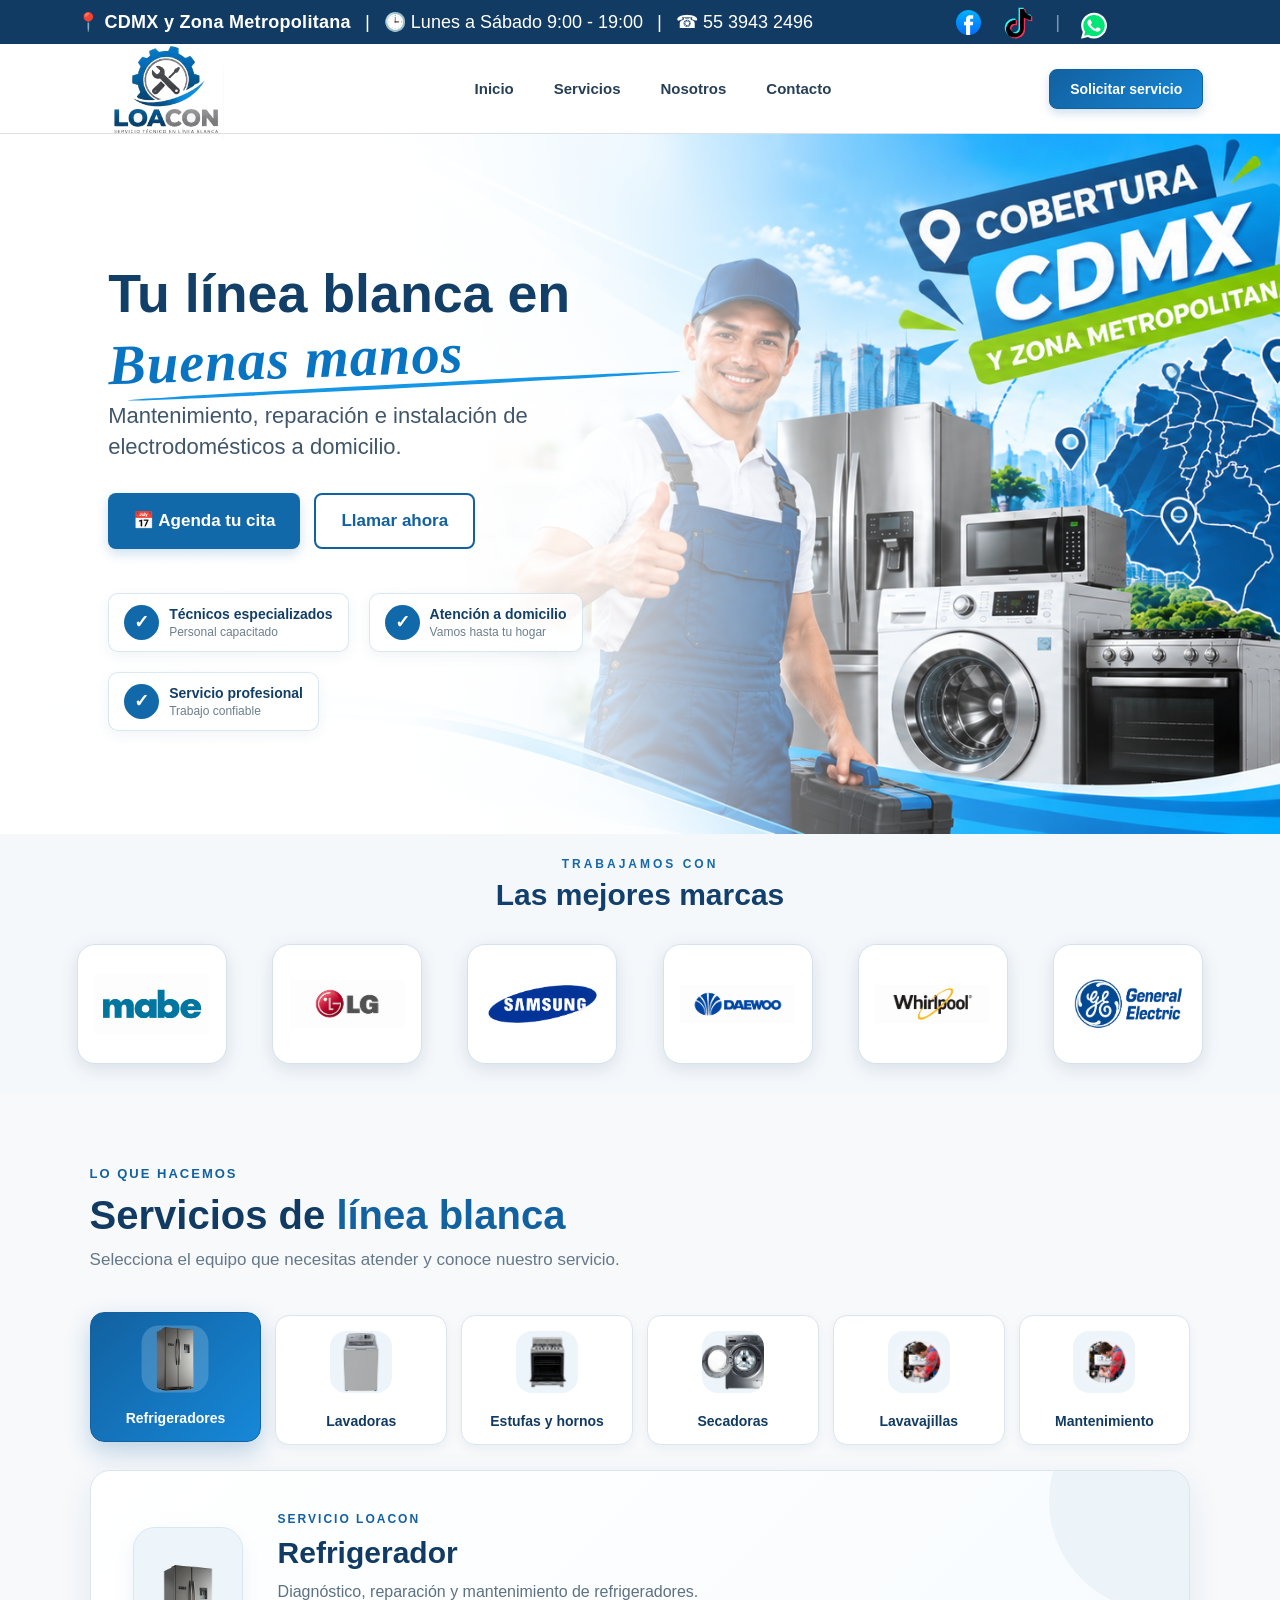
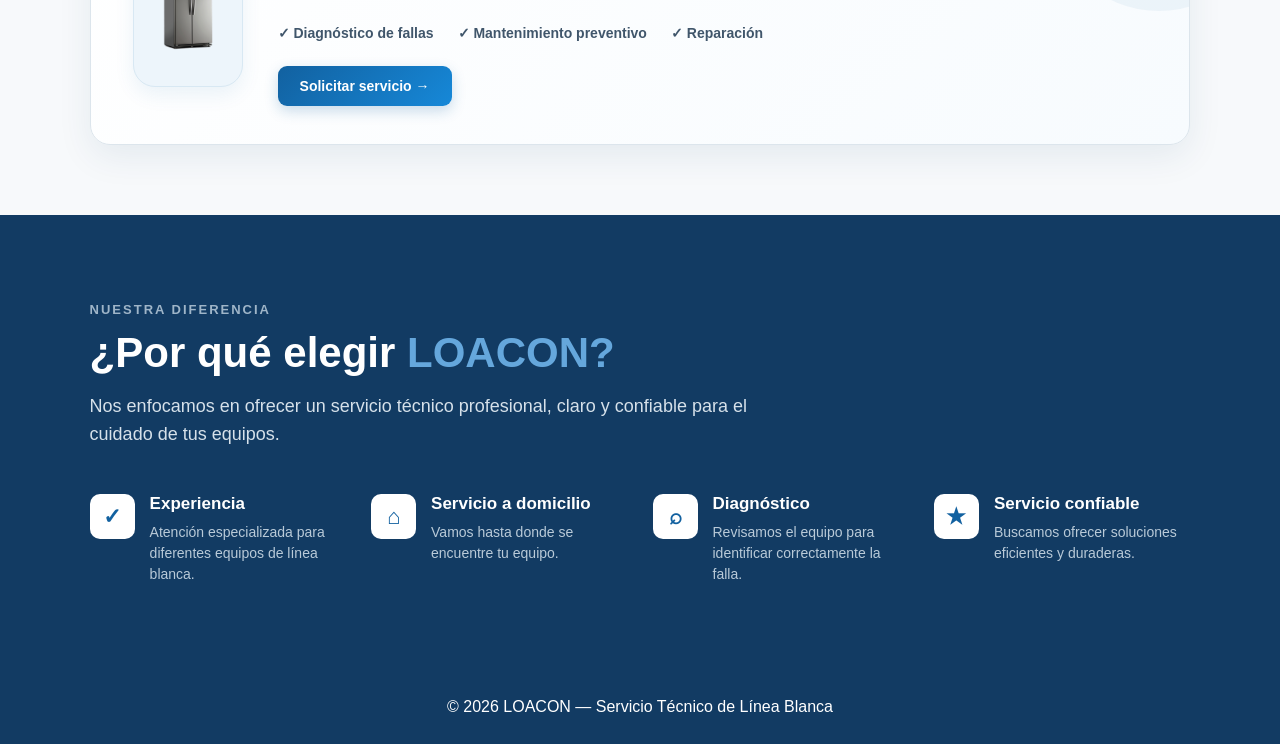
<file: index.html>
<!DOCTYPE html>
<html lang="es">
<head>
    <meta charset="UTF-8">
    <meta name="viewport" content="width=device-width, initial-scale=1.0">

    <title>LOACON | Servicio Técnico de Línea Blanca</title>

     <!-- Favicon de LOACON -->
    <link rel="icon" type="imagenes/png" sizes="32x32" href="imagenes/logo-loacon.png">
    <link rel="icon" type="imagenes/png" sizes="192x192" href="imagenes/logo-loacon.png">
    <link rel="apple-touch-icon" href="imagenes/logo-loacon.png">

    <meta name="description" content="LOACON - Servicio técnico, mantenimiento y reparación de línea blanca.">

    <link rel="stylesheet" href="css/styles.css">
</head>

<body>

    <!-- BARRA SUPERIOR -->
    <div class="top-bar">

        <!-- INFORMACIÓN IZQUIERDA -->
        <div class="top-bar-left">

            <span class="top-location" id="topLocation">
                📍 CDMX y Zona Metropolitana
            </span>

            <span class="top-separator">|</span>

            <span>
                🕒 Lunes a Sábado 9:00 - 19:00
            </span>

            <span class="top-separator">|</span>

            <a href="tel:+525539432496">
                ☎ 55 3943 2496
            </a>

        </div>


        <!-- REDES SOCIALES DERECHA -->
        <div class="top-bar-social">

            <a
                href="TU_LINK_DE_FACEBOOK"
                target="_blank"
                rel="noopener noreferrer"
                aria-label="Facebook"
                class="social-icon"
            >
                <img src="imagenes/redes/facebook.svg" alt="Facebook">
            </a>

            <a
                href="TU_LINK_DE_TIKTOK"
                target="_blank"
                rel="noopener noreferrer"
                aria-label="TikTok"
                class="social-icon"
            >
                <img src="imagenes/redes/tiktok.svg" alt="TikTok">
            </a>

            <span class="top-separator">|</span>

            <a
                href="https://wa.me/525538827062"
                target="_blank"
                rel="noopener noreferrer"
                aria-label="WhatsApp"
                class="social-icon"
            >
                <img src="imagenes/redes/whatsapp.svg" alt="WhatsApp">
            </a>

        </div>

    </div>


<!-- HEADER PRINCIPAL -->
<header>

    <div class="logo">
        <img
            src="imagenes/logo-loacon.png"
            alt="LOACON Servicio Técnico en Línea Blanca"
        >
    </div>

    <nav>
        <a href="#inicio">Inicio</a>
        <a href="#servicios">Servicios</a>
        <a href="#nosotros">Nosotros</a>
        <a href="#contacto">Contacto</a>
    </nav>

    <a
        href="https://wa.me/525538827062?text=Hola%2C%20me%20interesa%20solicitar%20un%20servicio%20para%20un%20electrodom%C3%A9stico.%20%C2%BFPodr%C3%ADan%20brindarme%20informaci%C3%B3n%3F"
        target="_blank"
        class="btn-servicio"
    >
        Solicitar servicio
    </a>

</header>


    <!-- HERO -->

    <section class="hero" id="inicio">

        <div class="hero-content">

            <h1>
                Tu línea blanca en<br>
                <span class="frase-destacada">Buenas manos</span>
            </h1>

            <p>
                Mantenimiento, reparación e instalación
                de electrodomésticos a domicilio.
            </p>

            <div class="hero-buttons">

                <a href="agenda.html" class="btn-primary">
                    📅 Agenda tu cita
                </a>

                <a href="tel:+525539432496" class="btn-secondary">
                    Llamar ahora
                </a>

            <div class="hero-benefits">

    <div class="benefit">
        <div class="benefit-icon">✓</div>
        <div>
            <strong>Técnicos especializados</strong>
            <small>Personal capacitado</small>
        </div>
    </div>

    <div class="benefit">
        <div class="benefit-icon">✓</div>
        <div>
            <strong>Atención a domicilio</strong>
            <small>Vamos hasta tu hogar</small>
        </div>
    </div>

    <div class="benefit">
        <div class="benefit-icon">✓</div>
        <div>
            <strong>Servicio profesional</strong>
            <small>Trabajo confiable</small>
        </div>
    </div>

</div>
        </div>

    </section>
<!-- MARCAS -->

   <section class="marcas">
    <div class="marcas-titulo">
        <span>TRABAJAMOS CON</span>
        <h2>Las mejores marcas</h2>
    </div>

    <div class="marcas-grid">

        <div class="marca-circle">
            <img src="imagenes/marcas/mabe.png" alt="Mabe">
        </div>

        <div class="marca-circle">
            <img src="imagenes/marcas/LogoLG.png" alt="LG">
        </div>

        <div class="marca-circle">
            <img src="imagenes/marcas/samsung.png" alt="Samsung">
        </div>

        <div class="marca-circle">
            <img src="imagenes/marcas/daewoo.png" alt="Daewoo">
        </div>

        <div class="marca-circle">
            <img src="imagenes/marcas/LogoWhirlpool.png" alt="Whirlpool">
        </div>

        <div class="marca-circle">
            <img src="imagenes/marcas/general-electric.png" alt="General Electric">
        </div>

    </div>
</section>

    <!-- SERVICIOS -->

<section class="section servicios-section" id="servicios">

    <div class="section-heading">

        <span class="section-label">
            LO QUE HACEMOS
        </span>

        <h2 class="section-title">
            Servicios de <span>línea blanca</span>
        </h2>

        <p class="section-subtitle">
            Selecciona el equipo que necesitas atender y conoce nuestro servicio.
        </p>

    </div>


    <div class="servicios-selector">

    <button type="button"
            class="servicio-option active"
            data-servicio="refrigeradores">

        <span class="servicio-option-icon">
            <img src="imagenes/servicios/refrigeradores.png"
                 alt="Refrigeradores">
        </span>

        <span>Refrigeradores</span>
    </button>


    <button type="button"
            class="servicio-option"
            data-servicio="lavadoras">

        <span class="servicio-option-icon">
            <img src="imagenes/servicios/lavadora.png"
                 alt="Lavadoras">
        </span>

        <span>Lavadoras</span>
    </button>


    <button type="button"
            class="servicio-option"
            data-servicio="estufas">

        <span class="servicio-option-icon">
            <img src="imagenes/servicios/estufa.png"
                 alt="Estufas y hornos">
        </span>

        <span>Estufas y hornos</span>
    </button>


    <button type="button"
            class="servicio-option"
            data-servicio="secadoras">

        <span class="servicio-option-icon">
            <img src="imagenes/servicios/secadora.png"
                 alt="Secadoras">
        </span>

        <span>Secadoras</span>
    </button>


    <button type="button"
            class="servicio-option"
            data-servicio="lavavajillas">

        <span class="servicio-option-icon">
            <img src="imagenes/servicios/mantenimiento.png"
                 alt="Lavavajillas">
        </span>

        <span>Lavavajillas</span>
    </button>


    <button type="button"
            class="servicio-option"
            data-servicio="mantenimiento">

        <span class="servicio-option-icon">
            <img src="imagenes/servicios/mantenimiento.png"
                 alt="Mantenimiento">
        </span>

        <span>Mantenimiento</span>
    </button>

</div>


    <!-- DETALLE DINÁMICO -->

<div class="servicio-detalle" id="servicioDetalle">

    <div class="servicio-detalle-icon">
        <img
            id="detalleImagen"
            src="imagenes/servicios/refrigeradores.png"
            alt="Refrigeradores"
        >
    </div>


    <div class="servicio-detalle-content">

        <span class="detalle-label">
            SERVICIO LOACON
        </span>

        <h3 id="detalleTitulo">
            Refrigeradores
        </h3>

        <p id="detalleDescripcion">
            Diagnóstico, reparación y mantenimiento de refrigeradores.
        </p>


        <div class="detalle-lista" id="detalleLista">

            <div>✓ Diagnóstico de fallas</div>

            <div>✓ Mantenimiento preventivo</div>

            <div>✓ Reparación</div>

        </div>


        <a
            href="https://wa.me/525538827062"
            id="detalleWhatsApp"
            class="btn-detalle-servicio"
            target="_blank"
            rel="noopener"
        >
            Solicitar servicio →
        </a>

    </div>

</div>

</section>

<!-- POR QUÉ LOACON -->

<section class="why-loacon">

    <div class="why-content">

        <span class="section-label">
            NUESTRA DIFERENCIA
        </span>

        <h2>
            ¿Por qué elegir <span>LOACON?</span>
        </h2>

        <p class="why-intro">
            Nos enfocamos en ofrecer un servicio técnico profesional,
            claro y confiable para el cuidado de tus equipos.
        </p>

        <div class="advantages">

            <div class="advantage">
                <div class="advantage-icon">✓</div>

                <div>
                    <h3>Experiencia</h3>
                    <p>
                        Atención especializada para diferentes equipos
                        de línea blanca.
                    </p>
                </div>
            </div>


            <div class="advantage">
                <div class="advantage-icon">⌂</div>

                <div>
                    <h3>Servicio a domicilio</h3>
                    <p>
                        Vamos hasta donde se encuentre tu equipo.
                    </p>
                </div>
            </div>


            <div class="advantage">
                <div class="advantage-icon">⌕</div>

                <div>
                    <h3>Diagnóstico</h3>
                    <p>
                        Revisamos el equipo para identificar correctamente
                        la falla.
                    </p>
                </div>
            </div>


            <div class="advantage">
                <div class="advantage-icon">★</div>

                <div>
                    <h3>Servicio confiable</h3>
                    <p>
                        Buscamos ofrecer soluciones eficientes y duraderas.
                    </p>
                </div>
            </div>

        </div>

    </div>

</section>
    <!-- FOOTER -->

    <footer>

        <p>
            © 2026 LOACON — Servicio Técnico de Línea Blanca
        </p>

    </footer>
   <script src="script.js"></script>

<script>
document.addEventListener("DOMContentLoaded", function () {

    const topLocation = document.getElementById("topLocation");

    if (!topLocation) return;

    const locationMessages = [
        "📍 CDMX y Zona Metropolitana",
        "📍 Servicio a domicilio en CDMX",
        "📍 Atendemos CDMX y Zona Metropolitana"
    ];

    let locationIndex = 0;

    setInterval(function () {

        topLocation.classList.add("fade-out");

        setTimeout(function () {

            locationIndex++;

            if (locationIndex >= locationMessages.length) {
                locationIndex = 0;
            }

            topLocation.textContent = locationMessages[locationIndex];

            topLocation.classList.remove("fade-out");

        }, 500);

    }, 5000);

});
</script>

</body>
</file>
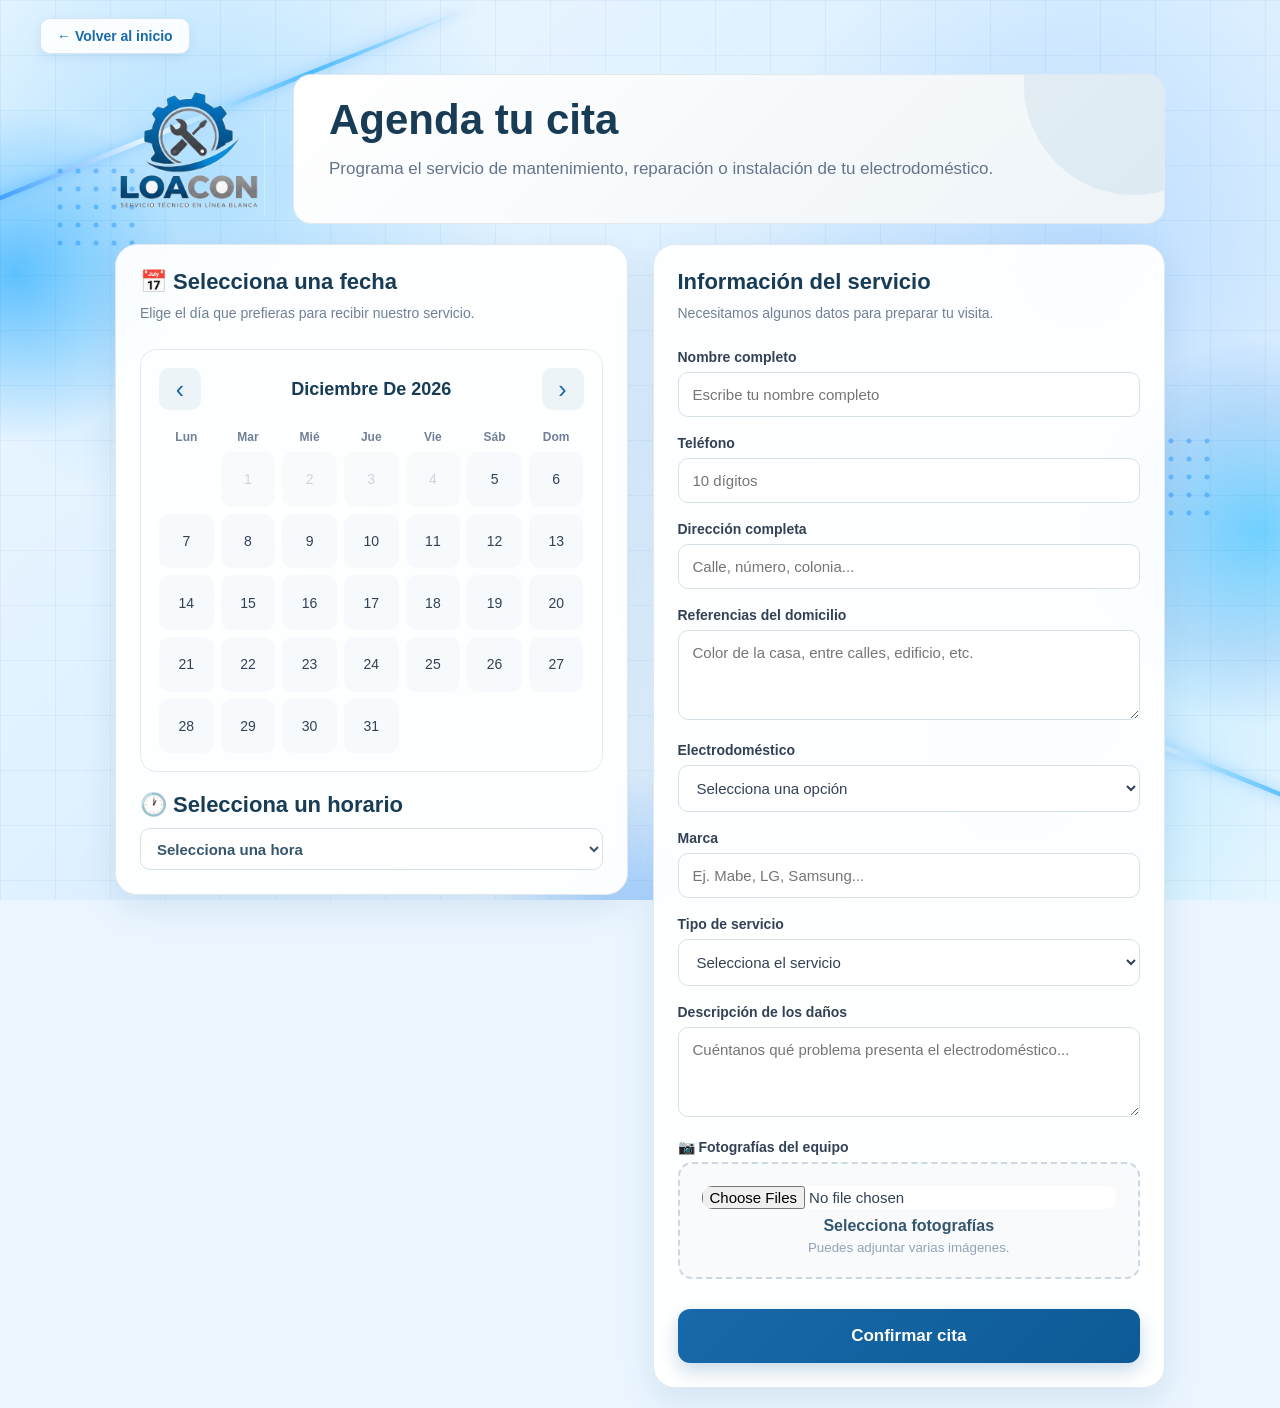
<file: agenda.html>
<!DOCTYPE html>
<html lang="es">
<head>
    <meta charset="UTF-8">
    <meta name="viewport" content="width=device-width, initial-scale=1.0">

    <title>Agenda tu cita | LOACON</title>

    <link rel="stylesheet" href="css/agenda.css">
</head>

<body>

     <!-- BOTÓN REGRESAR -->
    <a href="index.html" class="btn-regresar">
        ← Volver al inicio
    </a>

    <!-- FONDO DINÁMICO LOACON -->
<div class="dynamic-background" aria-hidden="true">

    <div class="bg-orb bg-orb-1"></div>
    <div class="bg-orb bg-orb-2"></div>
    <div class="bg-orb bg-orb-3"></div>

    <div class="bg-grid"></div>

    <div class="bg-line bg-line-1"></div>
    <div class="bg-line bg-line-2"></div>

    <div class="bg-dots bg-dots-1"></div>
    <div class="bg-dots bg-dots-2"></div>
    <div class="bg-dots bg-dots-3"></div>

</div>

    <main class="agenda-container">

        <!-- ENCABEZADO -->
        <div class="agenda-top">

    <img
        src="imagenes/logo-loacon.png"
        alt="LOACON"
        class="agenda-logo"
    >

    <section class="agenda-header">

        <div class="agenda-header-content">

            <h1>Agenda tu cita</h1>

            <p>
                Programa el servicio de mantenimiento,
                reparación o instalación de tu electrodoméstico.
            </p>

        </div>

    </section>

</div>


        <!-- CONTENIDO PRINCIPAL -->
        <section class="agenda-content">


            <!-- CALENDARIO -->
            <div class="calendar-section">

                <h2>📅 Selecciona una fecha</h2>

                <p class="section-description">
                    Elige el día que prefieras para recibir nuestro servicio.
                </p>

                <div class="calendar">

                    <div class="calendar-header">

                        <button id="prevMonth">‹</button>

                        <h3 id="monthYear"></h3>

                        <button id="nextMonth">›</button>

                    </div>


                    <div class="weekdays">

                        <span>Lun</span>
                        <span>Mar</span>
                        <span>Mié</span>
                        <span>Jue</span>
                        <span>Vie</span>
                        <span>Sáb</span>
                        <span>Dom</span>

                    </div>


                    <div id="calendarDays" class="calendar-days"></div>

                </div>


        <!-- HORARIOS -->

        <div class="schedule-section">

            <h2>🕐 Selecciona un horario</h2>

            <select id="horario" class="time-select" required>

                <option value="">
                    Selecciona una hora
                </option>

                <option value="09:00 AM">09:00 AM</option>
                <option value="10:00 AM">10:00 AM</option>
                <option value="11:00 AM">11:00 AM</option>
                <option value="12:00 PM">12:00 PM</option>
                <option value="01:00 PM">01:00 PM</option>
                <option value="02:00 PM">02:00 PM</option>
                <option value="03:00 PM">03:00 PM</option>
                <option value="04:00 PM">04:00 PM</option>
                <option value="05:00 PM">05:00 PM</option>
                <option value="06:00 PM">06:00 PM</option>
                <option value="07:00 PM">07:00 PM</option>
                <option value="08:00 PM">08:00 PM</option>
                <option value="09:00 PM">09:00 PM</option>

            </select>

        </div>

    </div>  <!-- ← ESTE FALTABA: cierra calendar-section -->


    <!-- FORMULARIO -->

    <div class="form-section">

        <h2>Información del servicio</h2>

        <p class="section-description">
            Necesitamos algunos datos para preparar tu visita.
        </p>


                <form id="appointmentForm">


                    <!-- NOMBRE -->

                    <div class="form-group">

                        <label for="nombre">
                            Nombre completo
                        </label>

                        <input
                            type="text"
                            id="nombre"
                            name="nombre"
                            placeholder="Escribe tu nombre completo"
                            required
                        >

                    </div>


                    <!-- TELEFONO -->

                    <div class="form-group">

                        <label for="telefono">
                            Teléfono
                        </label>

                        <input
                            type="tel"
                            id="telefono"
                            name="telefono"
                            placeholder="10 dígitos"
                            required
                        >

                    </div>


                    <!-- DIRECCION -->

                    <div class="form-group">

                        <label for="direccion">
                            Dirección completa
                        </label>

                        <input
                            type="text"
                            id="direccion"
                            name="direccion"
                            placeholder="Calle, número, colonia..."
                            required
                        >

                    </div>


                    <!-- REFERENCIAS -->

                    <div class="form-group">

                        <label for="referencias">
                            Referencias del domicilio
                        </label>

                        <textarea
                            id="referencias"
                            name="referencias"
                            placeholder="Color de la casa, entre calles, edificio, etc."
                        ></textarea>

                    </div>


                    <!-- ELECTRODOMESTICO -->

                    <div class="form-group">

                        <label for="electrodomestico">
                            Electrodoméstico
                        </label>

                        <select
                            id="electrodomestico"
                            name="electrodomestico"
                            required
                        >

                            <option value="">
                                Selecciona una opción
                            </option>

                            <option>Refrigerador</option>
                            <option>Lavadora</option>
                            <option>Secadora</option>
                            <option>Estufa</option>
                            <option>Microondas</option>
                            <option>Aire acondicionado</option>
                            <option>Otro</option>

                        </select>

                    </div>
                
                     <!-- MARCA -->

<div class="form-group">

    <label for="marca">
        Marca
    </label>

    <input
        type="text"
        id="marca"
        name="marca"
        placeholder="Ej. Mabe, LG, Samsung..."
        required
    >

</div>


<!-- TIPO DE SERVICIO -->

<div class="form-group">

    <label for="servicio">
        Tipo de servicio
    </label>

    <select
        id="servicio"
        name="servicio"
        required
    >

        <option value="" disabled selected>
            Selecciona el servicio
        </option>

        <option value="Diagnóstico">
            Diagnóstico
        </option>

        <option value="Mantenimiento">
            Mantenimiento
        </option>

        <option value="Reparación">
            Reparación
        </option>

        <option value="Instalación">
            Instalación
        </option>

    </select>

</div>

                    <!-- DAÑOS -->

                    <div class="form-group">

                        <label for="descripcion">
                            Descripción de los daños
                        </label>

                        <textarea
                            id="descripcion"
                            name="descripcion"
                            placeholder="Cuéntanos qué problema presenta el electrodoméstico..."
                            required
                        ></textarea>

                    </div>


                    <!-- FOTOS -->

                    <div class="form-group">

                        <label for="fotos">
                            📷 Fotografías del equipo
                        </label>

                        <div class="upload-box">

                            <input
                                type="file"
                                id="fotos"
                                name="fotos"
                                accept="image/*"
                                multiple
                            >

                            <span>
                                Selecciona fotografías
                            </span>

                            <small>
                                Puedes adjuntar varias imágenes.
                            </small>

                        </div>

                        <div
                            id="preview"
                            class="preview"
                        ></div>

                    </div>


                    <!-- CONFIRMAR -->

                    <button
                        type="submit"
                        class="confirm-button"
                    >
                        Confirmar cita
                    </button>


                </form>

            </div>

        </section>

    </main>


    <script src="js/agenda.js?v=3"></script>

</body>
</html>
</file>
<file: css/styles.css>
* {
            margin: 0;
            padding: 0;
            box-sizing: border-box;
        }

        body {
            font-family: Arial, Helvetica, sans-serif;
            background: #ffffff;
            color: #102a43;
        }

        /* ===== HEADER ===== */

        header {
            width: 100%;
            height: 90px;
            background: #ffffff;
            border-bottom: 1px solid #d9e0e7;
            display: flex;
            align-items: center;
            justify-content: space-between;
            padding: 0 6%;
        }

        .logo {
            display: flex;
            align-items: center;
        }

        .logo img {
                width: 150px;
                height: auto;
                display: block;
                transform: translateY(29px);
        }

        nav {
            display: flex;
            gap: 30px;
            align-items: center;
        }

        /* ===== MENÚ DINÁMICO ===== */

nav {
    display: flex;
    gap: 10px;
    align-items: center;
}

nav a {
    position: relative;
    display: inline-flex;
    align-items: center;
    justify-content: center;

    padding: 10px 15px;

    color: #263f56;
    text-decoration: none;

    font-size: 15px;
    font-weight: 600;

    border-radius: 8px;

    transition:
        color 0.3s ease,
        background 0.3s ease,
        transform 0.3s ease;
}

/* Línea animada */
nav a::after {
    content: "";
    position: absolute;

    left: 50%;
    bottom: 4px;

    width: 0;
    height: 3px;

    background: linear-gradient(
        90deg,
        #1261a0,
        #1597e5
    );

    border-radius: 10px;

    transform: translateX(-50%);

    transition: width 0.3s ease;
}

/* Hover */
nav a:hover {
    color: #1261a0;
    background: #f1f7fc;
    transform: translateY(-2px);
}

nav a:hover::after {
    width: 55%;
}

        .btn-header {
            background: #1261a0;
            color: white;
            padding: 13px 22px;
            border-radius: 8px;
            text-decoration: none;
            font-weight: bold;
        }
        /* ===== BOTÓN SOLICITAR SERVICIO ===== */

.btn-servicio {
    display: inline-flex;
    align-items: center;
    justify-content: center;

    padding: 11px 20px;

    background: linear-gradient(135deg, #1261a0, #1688d8);
    color: #ffffff;

    border: 1px solid #1261a0;
    border-radius: 8px;

    text-decoration: none;
    font-size: 14px;
    font-weight: 600;

    white-space: nowrap;

    box-shadow: 0 4px 10px rgba(18, 97, 160, 0.20);

    transition: all 0.3s ease;
}

.btn-servicio:hover {
    background: linear-gradient(135deg, #0d4f87, #126fba);
    color: #ffffff;
    text-decoration: none;

    transform: translateY(-2px);

    box-shadow: 0 7px 16px rgba(18, 97, 160, 0.30);
}

.btn-servicio:active {
    transform: translateY(0);
}
/* ===== HERO ===== */

.hero {
    min-height: 620px;

    background:
        linear-gradient(90deg,
            rgba(255,255,255,1) 0%,
            rgba(255,255,255,0.98) 32%,
            rgba(255,255,255,0.80) 48%,
            rgba(255,255,255,0.15) 72%,
            rgba(255,255,255,0) 100%
        ),
        url("../imagenes/hero-loacon.png");

    background-size: cover;
    background-position: center 15%;
    background-repeat: no-repeat;

    display: flex;
    align-items: center;
}

.hero-content {
    max-width: 650px;
    margin-left: 6.5%;
    position: relative;
    z-index: 2;
}

        .hero h1 {
            font-size: 58px;
            line-height: 1.05;
            color: #123b63;
            margin-bottom: 22px;
        }

        .hero h1 span {
            color: #1261a0;
        }

        .hero p {
            font-size: 22px;
            line-height: 1.5;
            color: #40566b;
            margin-bottom: 30px;
        }

        .hero-buttons {
            display: flex;
            gap: 15px;
            flex-wrap: wrap;
        }

        .btn-primary {
            background: #1261a0;
            color: white;
            padding: 16px 28px;
            border-radius: 8px;
            text-decoration: none;
            font-weight: bold;
            font-size: 16px;
        }

        .btn-secondary {
            border: 2px solid #1261a0;
            color: #1261a0;
            padding: 14px 28px;
            border-radius: 8px;
            text-decoration: none;
            font-weight: bold;
            background: white;
        }

        /* ===== SERVICIOS ===== */

        .section {
            padding: 70px 7%;
        }

        .section-title {
            font-size: 40px;
            color: #123b63;
            margin-bottom: 12px;
        }

        .section-title span {
            color: #1261a0;
        }

        .section-subtitle {
            color: #65788a;
            font-size: 17px;
            margin-bottom: 35px;
        }

        .services {
            display: grid;
            grid-template-columns: repeat(4, 1fr);
            gap: 20px;
        }

        .service-card {
            background: #ffffff;
            border: 1px solid #dbe2e8;
            border-radius: 12px;
            padding: 30px 20px;
            text-align: center;
            transition: 0.3s;
        }

        .service-card:hover {
            transform: translateY(-5px);
            box-shadow: 0 12px 30px rgba(18, 59, 99, 0.12);
        }

        .service-icon {
            width: 65px;
            height: 65px;
            margin: 0 auto 18px;
            border-radius: 50%;
            background: #e9f2fa;
            color: #1261a0;
            display: flex;
            align-items: center;
            justify-content: center;
            font-size: 28px;
        }

        .service-card h3 {
            color: #123b63;
            margin-bottom: 10px;
        }

        .service-card p {
            color: #718191;
            line-height: 1.5;
        }

        /* ===== FOOTER ===== */

        footer {
            background: #123b63;
            color: #ffffff;
            text-align: center;
            padding: 28px 20px;
            margin: 0;
        }

        /* ===== RESPONSIVE ===== */

        @media (max-width: 900px) {

            nav {
                display: none;
            }

            .hero h1 {
                font-size: 45px;
            }

            .services {
                grid-template-columns: repeat(2, 1fr);
            }
        }

        @media (max-width: 600px) {

            header {
                padding: 0 20px;
            }

            .logo-text {
                font-size: 22px;
            }

            .btn-header {
                display: none;
            }

            .hero {
                padding: 55px 25px;
            }

            .hero h1 {
                font-size: 38px;
            }

            .hero p {
                font-size: 18px;
            }

            .section {
                padding: 50px 25px;
            }

            .section-title {
                font-size: 32px;
            }

            .services {
                grid-template-columns: 1fr;
            }
        }
/* ===== SERVICIOS LOACON ===== */

.servicios-section {
    background: #f7f9fb;
}

.section-heading {
    max-width: 750px;
    margin-bottom: 45px;
}

.section-label {
    display: inline-block;
    color: #1261a0;
    font-size: 13px;
    font-weight: 800;
    letter-spacing: 2px;
    margin-bottom: 12px;
}

.service-card {
    background: #ffffff;
    border: 1px solid #dce3e9;
    border-radius: 14px;
    padding: 32px 25px;
    text-align: left;
    transition: all 0.3s ease;
    box-shadow: 0 4px 15px rgba(18, 59, 99, 0.04);
}

.service-card:hover {
    transform: translateY(-7px);
    border-color: #1261a0;
    box-shadow: 0 15px 35px rgba(18, 59, 99, 0.12);
}

.service-icon {
    width: 62px;
    height: 62px;
    border-radius: 12px;
    background: #edf5fb;
    color: #1261a0;
    display: flex;
    align-items: center;
    justify-content: center;
    font-size: 27px;
    margin-bottom: 22px;
}

.service-card h3 {
    font-size: 20px;
    color: #123b63;
    margin-bottom: 12px;
}

.service-card p {
    color: #65788a;
    line-height: 1.6;
    min-height: 52px;
    margin-bottom: 20px;
}

.service-card a {
    color: #1261a0;
    text-decoration: none;
    font-weight: 700;
    font-size: 14px;
}

.service-card a:hover {
    color: #0d4777;
}  
/* ===== POR QUÉ LOACON ===== */

.why-loacon {
    background: #123b63;
    padding: 85px 7%;
    color: white;
}

.why-content {
    max-width: 1200px;
    margin: 0 auto;
}

.why-loacon .section-label {
    color: #9fb5c8;
}

.why-loacon h2 {
    font-size: 42px;
    margin-bottom: 15px;
}

.why-loacon h2 span {
    color: #65a7dc;
}

.why-intro {
    max-width: 700px;
    color: #d6e1ea;
    font-size: 18px;
    line-height: 1.6;
    margin-bottom: 45px;
}

.advantages {
    display: grid;
    grid-template-columns: repeat(4, 1fr);
    gap: 25px;
}

.advantage {
    display: flex;
    gap: 15px;
    align-items: flex-start;
}

.advantage-icon {
    min-width: 45px;
    height: 45px;
    border-radius: 10px;
    background: #ffffff;
    color: #1261a0;
    display: flex;
    align-items: center;
    justify-content: center;
    font-size: 22px;
    font-weight: bold;
}

.advantage h3 {
    margin-bottom: 8px;
    font-size: 17px;
}

.advantage p {
    color: #b9cad8;
    line-height: 1.5;
    font-size: 14px;
}
/* ===== AJUSTE FINAL DE SECCIONES ===== */

.why-loacon {
    margin-bottom: 0;
}

footer {
    margin-top: 0;
}
.frase-destacada {
    display: inline-block;
    position: relative;
    color: #1597e5;
    font-family: "Brush Script MT", "Segoe Script", cursive;
    font-size: 1.15em;
    font-weight: 700;
    font-style: italic;
    letter-spacing: 1px;
    transform: rotate(-2deg);
}

.frase-destacada::after {
    content: "";
    position: absolute;
    left: 3%;
    right: 3%;
    bottom: -5px;
    height: 4px;
    background: #1597e5;
    border-radius: 50%;
    transform: rotate(-1deg);
}
.hero-benefits {
    display: flex;
    gap: 14px;
    margin-top: 22px;
    flex-wrap: wrap;
}

.benefit {
    display: flex;
    align-items: center;
    gap: 10px;

    padding: 11px 15px;

    background: rgba(255, 255, 255, 0.75);
    border: 1px solid rgba(23, 104, 168, 0.16);
    border-radius: 10px;

    box-shadow: 0 4px 14px rgba(20, 60, 100, 0.06);

    transition: all 0.25s ease;
}

.benefit:hover {
    transform: translateY(-3px);
    box-shadow: 0 8px 20px rgba(20, 60, 100, 0.12);
    border-color: rgba(23, 104, 168, 0.35);
}

.benefit-icon {
    width: 28px;
    height: 28px;

    display: flex;
    align-items: center;
    justify-content: center;

    background: #1768a8;
    color: white;

    border-radius: 50%;

    font-size: 15px;
    font-weight: bold;
}

.benefit strong {
    display: block;
    color: #174a78;
    font-size: 13px;
    font-weight: 700;
}

.benefit small {
    display: block;
    margin-top: 2px;
    color: #71808f;
    font-size: 11px;
}

/* ===== MARCAS ===== */

.marcas {
    padding: 20px 6% 30px;
    background: #f5f8fb;
    text-align: center;
}

.marcas-titulo span {
    color: #1768a8;
    font-size: 12px;
    font-weight: 700;
    letter-spacing: 3px;
}

.marcas-titulo h2 {
    margin: 6px 0 32px;
    color: #123f6b;
    font-size: 30px;
}

.marcas-grid {
    max-width: 1150px;
    margin: auto;

    display: flex;
    justify-content: space-between;
    align-items: center;
    gap: 30px;
}

.marca-circle {
    width: 150px;
    height: 120px;
    border-radius: 18px;
    background: #ffffff;
    border: 1px solid #d5e2ed;
    box-shadow: 0 5px 18px rgba(0, 50, 90, 0.12);

    display: flex;
    align-items: center;
    justify-content: center;

    transition: all 0.3s ease;
}

.marca-circle img {
    max-width: 115px;
    max-height: 75px;
    width: auto;
    height: auto;
    object-fit: contain;
}

.marca-circle:hover {
    transform: translateY(-5px);
    box-shadow: 0 10px 25px rgba(0, 50, 90, 0.18);
}
.marca-circle:hover img {
    transform: scale(1.08);
}

/* ===== RESPONSIVE ===== */

@media (max-width: 900px) {

    .advantages {
        grid-template-columns: repeat(2, 1fr);
    }

}

@media (max-width: 600px) {

    .advantages {
        grid-template-columns: 1fr;
    }

    .why-loacon {
        padding: 60px 25px;
    }

    .why-loacon h2 {
        font-size: 32px;
    }

}

/* =========================================
   VERSION COMPUTADORA LOACON
   ========================================= */

@media (min-width: 601px) {

    .hero {
        width: 100%;
        height: 700px;
        min-height: 700px;
        padding: 0;
        box-sizing: border-box;

        background-size: cover;
        background-position: center center;
        background-repeat: no-repeat;
    }

    .hero-content {
        width: 650px;
        max-width: 650px;

        margin-left: 6.5%;
        margin-right: 0;

        box-sizing: border-box;

        transform: none;
    }

    .hero h1 {
        font-size: 58px;
        line-height: 1.05;
    }

    .hero p {
        font-size: 22px;
        line-height: 1.4;
    }

    .hero-buttons {
        gap: 15px;
    }

    .btn-primary,
    .btn-secondary {
        font-size: 16px;
    }

}
/* =========================================
   VERSION MOVIL LOACON
   SOLO CELULAR
   ========================================= */

@media (max-width: 600px) {

    html,
    body {
        width: 100%;
        max-width: 100%;
        margin: 0;
        padding: 0;
        overflow-x: hidden;
    }

    /* HEADER */
    header {
        width: 100%;
        height: 62px;
        padding: 0 14px;
        box-sizing: border-box;
    }

    .logo img {
        width: 88px;
        transform: none;
    }

    nav,
    .btn-header {
        display: none;
    }

   header .btn-servicio {
    display: inline-flex;
    align-items: center;
    justify-content: center;
    padding: 10px 18px;
    font-size: 14px;
    font-weight: 600;
    white-space: nowrap;

    background: linear-gradient(135deg, #1261a0, #1688d8);
    color: #ffffff;

    border: 1px solid #1261a0;
    border-radius: 8px;

    text-decoration: none;

    box-shadow: 0 4px 10px rgba(18, 97, 160, 0.20);
    transition: all 0.3s ease;
    cursor: pointer;
}

header .btn-servicio:hover {
    transform: translateY(-2px);
    background: linear-gradient(135deg, #0d4f87, #126fba);
    box-shadow: 0 7px 16px rgba(18, 97, 160, 0.30);
}

header .btn-servicio:active {
    transform: translateY(0);
}

    /* HERO */
    .hero {
        width: 100%;
        min-height: 0;
        height: 485px;
        padding: 30px 16px 22px;
        box-sizing: border-box;
        background-size: auto 100%;
        background-position: 78% center;
        background-repeat: no-repeat;
    }

    .hero-content {
        width: 100%;
        max-width: 100%;
        margin: 0;
        padding: 0;
        box-sizing: border-box;
        transform: none;
    }

    .hero h1 {
        font-size: 29px;
        line-height: 1.02;
        margin: 0 0 10px;
        max-width: 300px;
    }

    .frase-destacada {
        font-size: 1.06em;
        letter-spacing: 0;
    }

    .frase-destacada::after {
        height: 3px;
        bottom: -3px;
    }

    .hero p {
        font-size: 14px;
        line-height: 1.35;
        margin: 0 0 15px;
        max-width: 295px;
    }

    /* BOTONES */
    .hero-buttons {
        display: flex;
        flex-direction: column;
        align-items: flex-start;
        gap: 7px;
        width: 100%;
    }

    .btn-primary,
    .btn-secondary {
        width: 225px;
        min-width: 225px;
        padding: 10px 14px;
        font-size: 14px;
        box-sizing: border-box;
        text-align: center;
    }

    /* BENEFICIOS */
    .hero-benefits {
        display: flex;
        flex-direction: column;
        gap: 6px;
        margin-top: 13px;
        width: 100%;
    }

    .benefit {
        width: 285px;
        max-width: 90%;
        min-height: 49px;
        padding: 7px 10px;
        box-sizing: border-box;
        gap: 8px;
        border-radius: 9px;
    }

    .benefit-icon {
        width: 28px;
        height: 28px;
        min-width: 28px;
        font-size: 14px;
    }

    .benefit strong {
        font-size: 12px;
    }

    .benefit small {
        font-size: 10px;
    }

    /* MARCAS */
    .marcas {
        width: 100%;
        padding: 28px 0 28px;
        overflow: hidden;
        box-sizing: border-box;
    }

    .marcas-titulo {
        padding: 0 16px;
    }

    .marcas-titulo span {
        font-size: 10px;
        letter-spacing: 2.5px;
    }

    .marcas-titulo h2 {
        font-size: 24px;
        line-height: 1.1;
        margin: 5px 0 19px;
    }

    .marcas-grid {
        width: 100%;
        max-width: 100%;
        display: flex;
        overflow-x: auto;
        justify-content: flex-start;
        padding: 4px 16px 10px;
        gap: 9px;
        flex-wrap: nowrap;
        box-sizing: border-box;
        -webkit-overflow-scrolling: touch;
        scrollbar-width: none;
    }

    .marcas-grid::-webkit-scrollbar {
        display: none;
    }

    .marca-circle {
        flex: 0 0 88px;
        width: 88px;
        height: 68px;
        border-radius: 12px;
        box-sizing: border-box;
    }

    .marca-circle img {
        max-width: 65px;
        max-height: 40px;
    }

    /* SERVICIOS */
    .section {
        width: 100%;
        padding: 38px 16px;
        box-sizing: border-box;
    }

    .section-heading {
        width: 100%;
        max-width: 100%;
        margin-bottom: 28px;
    }

    .section-label {
        font-size: 10px;
        letter-spacing: 2.5px;
        margin-bottom: 8px;
    }

    .section-title {
        font-size: 27px;
        line-height: 1.08;
        margin-bottom: 9px;
    }

    .section-subtitle {
        font-size: 14px;
        line-height: 1.45;
        margin-bottom: 0;
    }

    .services {
        width: 100%;
        display: grid;
        grid-template-columns: 1fr;
        gap: 12px;
    }

    .service-card {
        width: 100%;
        padding: 20px 17px;
        box-sizing: border-box;
        border-radius: 13px;
    }

    .service-icon {
        width: 50px;
        height: 50px;
        margin-bottom: 14px;
        font-size: 23px;
    }

    .service-card h3 {
        font-size: 19px;
        margin-bottom: 8px;
    }

    .service-card p {
        font-size: 14px;
        line-height: 1.4;
        min-height: 0;
        margin-bottom: 14px;
    }

    .service-card a {
        font-size: 13px;
    }

    /* POR QUÉ LOACON */
    .why-loacon {
        width: 100%;
        padding: 42px 16px;
        box-sizing: border-box;
    }

    .why-content {
        width: 100%;
        max-width: 100%;
    }

    .why-loacon h2 {
        font-size: 27px;
        line-height: 1.1;
    }

    .why-intro {
        font-size: 14px;
        line-height: 1.45;
        margin-bottom: 28px;
    }

    .advantages {
        width: 100%;
        grid-template-columns: 1fr;
        gap: 14px;
    }

    .advantage {
        gap: 11px;
    }

    .advantage-icon {
        min-width: 38px;
        width: 38px;
        height: 38px;
        font-size: 18px;
    }

    .advantage h3 {
        font-size: 15px;
        margin-bottom: 5px;
    }

    .advantage p {
        font-size: 13px;
        line-height: 1.4;
    }

    /* FOOTER */
    footer {
        width: 100%;
        padding: 24px 16px;
        box-sizing: border-box;
        font-size: 13px;
    }
}

/* =========================================
   SERVICIOS DINÁMICOS LOACON
   ========================================= */

.servicios-selector {
    display: grid;
    grid-template-columns: repeat(6, 1fr);
    gap: 14px;
    margin: 30px 0 25px;
}

.servicio-option {
    position: relative;

    display: flex;
    flex-direction: column;
    align-items: center;
    justify-content: center;

    gap: 10px;

    min-height: 105px;
    padding: 15px 10px;

    background: #ffffff;
    color: #123b63;

    border: 1px solid #dce5ec;
    border-radius: 14px;

    font-family: inherit;
    font-size: 14px;
    font-weight: 700;

    cursor: pointer;

    box-shadow: 0 4px 12px rgba(18, 59, 99, 0.05);

    transition:
        transform 0.3s ease,
        box-shadow 0.3s ease,
        border-color 0.3s ease,
        background 0.3s ease,
        color 0.3s ease;
}

.servicio-option-icon {
    width: 48px;
    height: 48px;

    display: flex;
    align-items: center;
    justify-content: center;

    background: #edf5fb;

    border-radius: 12px;

    font-size: 24px;

    transition: transform 0.3s ease, background 0.3s ease;
}


/* HOVER */

.servicio-option:hover {
    transform: translateY(-5px);

    border-color: #1688d8;

    box-shadow: 0 10px 25px rgba(18, 97, 160, 0.14);
}

.servicio-option:hover .servicio-option-icon {
    transform: scale(1.1);
}


/* SERVICIO ACTIVO */

.servicio-option.active {
    background: linear-gradient(135deg, #1261a0, #1688d8);

    color: #ffffff;

    border-color: #1261a0;

    box-shadow: 0 10px 25px rgba(18, 97, 160, 0.25);

    transform: translateY(-3px);
}

.servicio-option.active .servicio-option-icon {
    background: rgba(255, 255, 255, 0.18);

    transform: scale(1.08);
}


/* =========================================
   PANEL DE INFORMACIÓN
   ========================================= */

.servicio-detalle {
    position: relative;

    display: flex;
    align-items: center;

    gap: 35px;

    min-height: 250px;

    padding: 38px 42px;

    background:
        linear-gradient(
            135deg,
            #ffffff 0%,
            #f7fbfe 100%
        );

    border: 1px solid #dce5ec;
    border-radius: 20px;

    box-shadow:
        0 12px 35px rgba(18, 59, 99, 0.08);

    overflow: hidden;

    transition:
        opacity 0.3s ease,
        transform 0.3s ease;
}


/* Detalle decorativo */

.servicio-detalle::after {
    content: "";

    position: absolute;

    right: -80px;
    top: -80px;

    width: 220px;
    height: 220px;

    background: rgba(18, 97, 160, 0.05);

    border-radius: 50%;

    pointer-events: none;
}


/* ICONO GRANDE */

.servicio-detalle-icon {
    position: relative;
    z-index: 1;

    flex: 0 0 110px;

    width: 110px;
    height: 110px;

    display: flex;
    align-items: center;
    justify-content: center;

    background: #edf5fb;

    border: 1px solid #d8e8f3;

    border-radius: 22px;

    font-size: 52px;

    box-shadow: 0 8px 20px rgba(18, 97, 160, 0.08);

    transition: transform 0.3s ease;
}

.servicio-detalle:hover .servicio-detalle-icon {
    transform: scale(1.05) rotate(-3deg);
}


/* CONTENIDO */

.servicio-detalle-content {
    position: relative;
    z-index: 1;

    flex: 1;
}

.detalle-label {
    display: inline-block;

    margin-bottom: 5px;

    color: #1261a0;

    font-size: 12px;
    font-weight: 800;

    letter-spacing: 2px;
}

.servicio-detalle h3 {
    margin: 4px 0 8px;

    color: #123b63;

    font-size: 30px;
    line-height: 1.2;
}

.servicio-detalle p {
    max-width: 700px;

    margin: 0 0 20px;

    color: #5d7183;

    font-size: 16px;
    line-height: 1.6;
}


/* LISTA */

.detalle-lista {
    display: flex;
    flex-wrap: wrap;

    gap: 10px 24px;

    margin-bottom: 25px;
}

.detalle-lista div {
    color: #40566b;

    font-size: 14px;
    font-weight: 600;
}


/* BOTÓN */

.btn-detalle-servicio {
    display: inline-flex;

    align-items: center;
    justify-content: center;

    padding: 12px 22px;

    background: linear-gradient(135deg, #1261a0, #1688d8);

    color: #ffffff;

    border-radius: 9px;

    text-decoration: none;

    font-size: 14px;
    font-weight: 700;

    box-shadow: 0 5px 14px rgba(18, 97, 160, 0.22);

    transition:
        transform 0.3s ease,
        box-shadow 0.3s ease,
        background 0.3s ease;
}

.btn-detalle-servicio:hover {
    color: #ffffff;

    background: linear-gradient(135deg, #0d4f87, #126fba);

    transform: translateY(-3px);

    box-shadow: 0 9px 20px rgba(18, 97, 160, 0.3);
}

/* =====================================================
   LOACON - HEADER Y HERO
===================================================== */

:root {
    --loacon-blue: #1269a9;
    --loacon-blue-dark: #123f68;
    --loacon-blue-light: #168de0;
    --loacon-green: #43c65a;
    --loacon-text: #123f68;
    --loacon-gray: #647585;
}


/* =====================================================
   BARRA SUPERIOR
===================================================== */

.top-contact {
    width: 100%;
    min-height: 72px;

    display: flex;
    align-items: center;
    justify-content: center;

    gap: 28px;

    padding: 10px 5%;

    background: linear-gradient(
        90deg,
        #07579b,
        #0875c1
    );

    color: white;
}


.contact-item {
    display: flex;
    align-items: center;
    gap: 10px;

    padding-right: 28px;

    border-right: 1px solid rgba(255,255,255,.3);
}


.contact-icon {
    font-size: 26px;
}


.contact-item strong,
.coverage-contact strong {
    display: block;

    font-size: 16px;
    font-weight: 700;
}


.contact-item small,
.coverage-contact small {
    display: block;

    margin-top: 3px;

    font-size: 13px;

    opacity: .9;
}


/* =====================================================
   REDES
===================================================== */

.social-contact {
    display: flex;
    align-items: center;

    gap: 10px;

    white-space: nowrap;
}


.social-contact > span {
    font-size: 14px;
}


.social-contact a {
    width: 38px;
    height: 38px;

    display: flex;
    align-items: center;
    justify-content: center;

    border-radius: 50%;

    background: white;

    color: var(--loacon-blue);

    text-decoration: none;

    font-size: 21px;
    font-weight: 700;

    transition: .2s;
}


.social-contact a:hover {
    transform: translateY(-3px);
}


.coverage-contact {
    display: flex;
    align-items: center;
    gap: 10px;

    white-space: nowrap;
}


/* =====================================================
   HEADER
===================================================== */

.main-header {
    height: 105px;

    background: white;

    border-bottom: 1px solid #dce4ea;

    position: relative;
    z-index: 20;
}


.header-container {
    width: min(1650px, 94%);

    height: 100%;

    margin: auto;

    display: flex;
    align-items: center;
    justify-content: space-between;
}


/* LOGO */

.logo {
    display: flex;
    align-items: center;

    height: 100%;
}


.logo img {
    width: 180px;
    max-height: 100px;

    object-fit: contain;
}


/* NAV */

.main-nav {
    display: flex;
    align-items: center;

    gap: 48px;
}


.main-nav a {
    position: relative;

    color: var(--loacon-text);

    text-decoration: none;

    font-size: 18px;
    font-weight: 700;

    padding: 40px 0 35px;

    transition: .2s;
}


.main-nav a:hover,
.main-nav a.active {
    color: var(--loacon-blue);
}


.main-nav a.active::after {
    content: "";

    position: absolute;

    left: 0;
    right: 0;
    bottom: 24px;

    height: 3px;

    background: var(--loacon-blue);
}


/* BOTÓN HEADER */

.header-button {
    background: var(--loacon-blue);

    color: white;

    text-decoration: none;

    padding: 16px 27px;

    border-radius: 9px;

    font-size: 16px;
    font-weight: 700;

    box-shadow: 0 5px 12px rgba(18,105,169,.25);

    transition: .2s;
}


.header-button:hover {
    background: var(--loacon-blue-dark);

    transform: translateY(-2px);
}


/* =====================================================
   HERO
===================================================== */

.hero-loacon {
    position: relative;

    overflow: hidden;

    background: white;

    min-height: 700px;
}


.hero-container {
    width: min(1650px, 94%);

    min-height: 560px;

    margin: auto;

    display: flex;

    position: relative;
}


.hero-content {
    width: 48%;

    padding:

        80px

        0

        70px

        25px;

    position: relative;

    z-index: 5;
}


.hero-label {
    display: inline-flex;

    align-items: center;

    gap: 12px;

    color: var(--loacon-blue);

    font-size: 17px;

    font-weight: 800;

    letter-spacing: 2px;
}


.hero-label::after {
    content: "";

    width: 45px;

    height: 2px;

    background: var(--loacon-blue);
}


/* =====================================================
   TITULO
===================================================== */

.hero-content h1 {
    margin: 20px 0 18px;

    color: var(--loacon-text);

    font-size: clamp(48px, 4.2vw, 76px);

    line-height: .98;

    font-weight: 800;
}


.hero-content h1 span {
    display: block;

    color: #0874c2;

    font-family: "Brush Script MT", "Segoe Script", cursive;

    font-size: 1.05em;

    font-weight: 600;

    margin-top: 8px;
}


.hero-description {
    max-width: 720px;

    margin: 0 0 30px;

    color: #3f5b70;

    font-size: 20px;

    line-height: 1.45;
}


/* =====================================================
   BOTONES
===================================================== */

.hero-buttons {
    display: flex;

    align-items: center;

    gap: 14px;

    flex-wrap: wrap;
}


.hero-buttons a {
    min-height: 56px;

    display: inline-flex;

    align-items: center;
    justify-content: center;

    gap: 15px;

    padding: 0 25px;

    border-radius: 8px;

    text-decoration: none;

    font-size: 17px;

    font-weight: 700;

    transition: .2s;
}


.btn-primary {
    background: var(--loacon-blue);

    color: white;

    box-shadow: 0 5px 12px rgba(18,105,169,.2);
}


.btn-primary:hover {
    background: var(--loacon-blue-dark);

    transform: translateY(-2px);
}


.btn-whatsapp {
    background: var(--loacon-green);

    color: white;
}


.btn-whatsapp:hover {
    background: #35ad4b;

    transform: translateY(-2px);
}


.btn-call {
    background: white;

    color: var(--loacon-blue);

    border: 2px solid var(--loacon-blue);
}


.btn-call:hover {
    background: #f2f8fc;
}


/* =====================================================
   BENEFICIOS
===================================================== */

.hero-benefits {
    display: flex;

    gap: 20px;

    margin-top: 30px;

    flex-wrap: wrap;
}


.benefit {
    display: flex;

    align-items: center;

    gap: 10px;

    min-width: 190px;
}


.benefit-icon {
    width: 35px;
    height: 35px;

    flex-shrink: 0;

    display: flex;

    align-items: center;
    justify-content: center;

    border-radius: 50%;

    background: var(--loacon-blue);

    color: white;

    font-size: 18px;
}


.benefit strong {
    display: block;

    color: var(--loacon-text);

    font-size: 14px;
}


.benefit small {
    display: block;

    margin-top: 3px;

    color: #6c7f8d;

    font-size: 12px;
}


/* =====================================================
   IMAGEN HERO
===================================================== */

.hero-image {
    width: 58%;

    position: absolute;

    right: -4%;

    top: 0;

    bottom: 0;

    display: flex;

    align-items: center;

    justify-content: flex-end;

    z-index: 2;
}


.hero-image::before {
    content: "";

    position: absolute;

    inset: 0;

    background:
        linear-gradient(
            90deg,
            white 0%,
            rgba(255,255,255,.75) 15%,
            transparent 45%
        );

    z-index: 2;

    pointer-events: none;
}


.hero-image img {
    width: 100%;

    height: 100%;

    object-fit: cover;

    object-position: center;

    display: block;
}


/* =====================================================
   BARRA DE SERVICIOS
===================================================== */

.hero-services {
    width: min(1550px, 92%);

    min-height: 120px;

    margin: -30px auto 0;

    position: relative;

    z-index: 10;

    background: rgba(255,255,255,.96);

    border: 1px solid #e0e8ee;

    border-radius: 18px;

    box-shadow:
        0 8px 30px rgba(30,80,110,.12);

    display: flex;

    align-items: center;

    padding: 20px 25px;

    gap: 20px;
}


.hero-service {
    flex: 1;

    display: flex;

    align-items: center;

    gap: 12px;

    padding-right: 20px;

    border-right: 1px solid #dce4ea;
}


.service-icon {
    width: 52px;
    height: 52px;

    flex-shrink: 0;

    display: flex;

    align-items: center;
    justify-content: center;

    border-radius: 50%;

    background: #edf6fc;

    color: var(--loacon-blue);

    font-size: 24px;
}


.hero-service strong {
    display: block;

    color: var(--loacon-text);

    font-size: 16px;
}


.hero-service small {
    display: block;

    max-width: 160px;

    margin-top: 4px;

    color: #687d8c;

    font-size: 12px;

    line-height: 1.3;
}


/* =====================================================
   TIPOS DE ELECTRODOMÉSTICOS
===================================================== */

.appliance-types {
    display: flex;

    align-items: center;

    justify-content: space-around;

    flex: 1.5;

    gap: 10px;
}


.appliance-types div {
    display: flex;

    flex-direction: column;

    align-items: center;

    gap: 5px;

    color: var(--loacon-blue);
}


.appliance-types span {
    font-size: 28px;
}


.appliance-types small {
    color: #536a79;

    font-size: 12px;

    text-align: center;
}


/* =====================================================
   TABLET
===================================================== */

@media (max-width: 1100px) {

    .top-contact {
        gap: 15px;
    }

    .contact-item {
        padding-right: 15px;
    }

    .contact-item strong,
    .coverage-contact strong {
        font-size: 13px;
    }

    .main-nav {
        gap: 25px;
    }

    .main-nav a {
        font-size: 16px;
    }

    .hero-content {
        width: 55%;
    }

    .hero-image {
        width: 60%;
        right: -10%;
    }

    .hero-services {
        flex-wrap: wrap;
    }

    .hero-service {
        min-width: 200px;
    }

    .appliance-types {
        width: 100%;
        flex: 100%;
        padding-top: 15px;
    }
}


/* =====================================================
   CELULAR
===================================================== */

@media (max-width: 768px) {

    /* BARRA CONTACTO */

    .top-contact {
        display: none;
    }


    /* HEADER */

    .main-header {
        height: 75px;
    }


    .header-container {
        width: 92%;
    }


    .logo img {
        width: 125px;
    }


    .main-nav {
        display: none;
    }


    .header-button {
        padding: 11px 15px;

        font-size: 13px;
    }


    /* HERO */

    .hero-loacon {
        min-height: auto;
    }


    .hero-container {
        width: 100%;

        display: flex;

        flex-direction: column;

        min-height: auto;
    }


    .hero-content {
        width: 100%;

        padding:
            45px
            25px
            30px;

        text-align: left;
    }


    .hero-label {
        font-size: 12px;

        letter-spacing: 1.5px;
    }


    .hero-content h1 {
        font-size: 42px;

        line-height: 1;
    }


    .hero-content h1 span {
        font-size: 1.05em;
    }


    .hero-description {
        font-size: 16px;

        margin-bottom: 25px;
    }


    .hero-buttons {
        flex-direction: column;

        align-items: stretch;
    }


    .hero-buttons a {
        width: 100%;

        min-height: 52px;
    }


    .hero-benefits {
        display: grid;

        grid-template-columns: 1fr;

        gap: 12px;
    }


    /* IMAGEN */

    .hero-image {
        position: relative;

        width: 100%;

        height: 390px;

        right: auto;

        top: auto;

        bottom: auto;

        order: 2;
    }


    .hero-image img {
        object-fit: cover;

        object-position: center;
    }


    .hero-image::before {
        background:
            linear-gradient(
                180deg,
                white 0%,
                rgba(255,255,255,.15) 30%,
                transparent 60%
            );
    }


    /* SERVICIOS */

    .hero-services {
        width: 92%;

        margin: -20px auto 30px;

        padding: 20px;

        display: grid;

        grid-template-columns: 1fr;

        gap: 15px;
    }


    .hero-service {
        border-right: none;

        border-bottom: 1px solid #e2e8ed;

        padding:
            0
            0
            15px;
    }


    .appliance-types {
        display: grid;

        grid-template-columns:
            repeat(3, 1fr);

        gap: 18px;

        padding-top: 5px;
    }

}
/* =====================================================
   IMÁGENES DE SERVICIOS
===================================================== */

.servicio-option-icon {
    width: 62px;
    height: 62px;

    display: flex;
    align-items: center;
    justify-content: center;

    background: #edf5fb;
    border-radius: 16px;

    overflow: hidden;

    margin-bottom: 10px;
}

.servicio-option-icon img {
    width: 100%;
    height: 100%;

    object-fit: contain;

    display: block;
}


/* =====================================================
   IMAGEN DEL DETALLE
===================================================== */

.servicio-detalle-icon {
    width: 160px;
    height: 160px;

    display: flex;
    align-items: center;
    justify-content: center;

    background: #edf5fb;

    border: 1px solid #d8e8f3;

    border-radius: 22px;

    overflow: hidden;

    flex-shrink: 0;
}

.servicio-detalle-icon img {
    width: 100%;
    height: 100%;

    object-fit: contain;

    display: block;

    padding: 10px;
}
/* =====================================================
   IMAGEN DEL SERVICIO SELECCIONADO
===================================================== */

.servicio-detalle-icon {
    width: 160px;
    height: 160px;

    display: flex;
    align-items: center;
    justify-content: center;

    background: #edf5fb;
    border: 1px solid #d8e8f3;
    border-radius: 22px;

    overflow: hidden;
    flex-shrink: 0;
}

.servicio-detalle-icon img {
    width: 100%;
    height: 100%;

    object-fit: contain;
    padding: 10px;

    display: block;
}
/* =====================================================
   BARRA SUPERIOR LOACON
   ===================================================== */

.top-bar {
    width: 100%;
    height: 44px;

    background: #123b63;
    color: #ffffff;

    display: flex;
    align-items: center;
    justify-content: space-between;

    padding: 0 6%;
    box-sizing: border-box;

    font-family: Arial, Helvetica, sans-serif;
    font-size: 18px;
    font-weight: 500;

    position: relative;
    z-index: 100;
}


/* =========================================
   INFORMACIÓN IZQUIERDA
   ========================================= */

.top-bar-left {
    display: flex;
    align-items: center;
    gap: 14px;
}

.top-bar-left span,
.top-bar-left a {
    color: #ffffff;
    text-decoration: none;
    white-space: nowrap;
}

.top-bar-left a:hover {
    text-decoration: underline;
}
.top-location {
    font-family: "Trebuchet MS", Arial, sans-serif;
    font-weight: 700;
    letter-spacing: 0.3px;

    display: inline-block;
    min-width: 235px;

    transition:
        opacity 0.5s ease,
        transform 0.5s ease;
}

.top-location.fade-out {
    opacity: 0;
    transform: translateY(-4px);
}
/* =========================================
   SEPARADORES
   ========================================= */

.top-separator {
    color: rgba(255, 255, 255, 0.45);
}


/* =========================================
   REDES SOCIALES
   ========================================= */

.top-bar-social {
    display: flex;
    align-items: center;
    gap: 14px;
    margin-right: 8%;
}

.top-bar-social .social-icon img {
    width: 39px;
    height: 39px;
    display: block;
    object-fit: contain;
}

.top-separator {
    font-size: 19px;
}

/* FACEBOOK / INSTAGRAM / TIKTOK */

.social-facebook,
.social-instagram,
.social-tiktok {
    width: 39px;
    height: 39px;

    display: inline-flex;
    align-items: center;
    justify-content: center;

    border-radius: 50%;

    color: #ffffff;
    font-size: 20px;
    font-weight: bold;

    transition: transform 0.3s ease;
}


/* =========================================
   ICONOS REALES DE REDES SOCIALES
   ========================================= */

.social-icon {
    width: 39px !important;
    height: 39px !important;

    display: flex !important;
    align-items: center;
    justify-content: center;

    text-decoration: none;
    flex-shrink: 0;

    transition: transform 0.25s ease;
}

.social-icon img {
    width: 39px !important;
    height: 39px !important;

    max-width: 39px !important;
    max-height: 39px !important;

    min-width: 0 !important;
    min-height: 0 !important;

    display: block !important;
    object-fit: contain;
}

.social-icon:hover {
    transform: scale(1.12);
}
/* =========================================
   CORRECCIÓN DEL LOGO
   ========================================= */

.logo img {
    transform: none;
}


/* =====================================================
   LOACON - VERSIÓN MÓVIL CONSOLIDADA
   ===================================================== */

@media (max-width: 600px) {

    /* =====================================================
       BARRA SUPERIOR
       ===================================================== */

    .top-bar {
        width: 100%;
        height: 42px;
        min-height: 42px;
        padding: 0 8px;
        display: flex;
        align-items: center;
        justify-content: space-between;
        box-sizing: border-box;
        overflow: hidden;
    }

    .top-bar-left {
        flex: 1;
        min-width: 0;
        display: flex;
        align-items: center;
        gap: 5px;
        overflow: hidden;
        white-space: nowrap;
    }

    .top-location {
        min-width: 0;
        font-size: 10px;
        white-space: nowrap;
        overflow: hidden;
        text-overflow: ellipsis;
    }

    /* En móvil dejamos únicamente la ubicación para no saturar la barra. */
    .top-bar-left span:not(:first-child),
    .top-bar-left a {
        display: none !important;
    }

    .top-bar-social {
        display: flex !important;
        align-items: center;
        gap: 5px;
        margin-left: 6px;
        margin-right: 0;
        flex-shrink: 0;
    }

    .top-bar-social .social-icon {
        width: 23px !important;
        height: 23px !important;
    }

    .top-bar-social .social-icon img {
        width: 23px !important;
        height: 23px !important;
        max-width: 23px !important;
        max-height: 23px !important;
        display: block;
        object-fit: contain;
    }

    .top-bar-social .top-separator {
        font-size: 10px;
    }

    /* =========================
       HEADER
    ========================= */

    .main-header {
        width: 100%;
        height: 78px;
    }

    .header-container {
        width: 100%;
        height: 100%;
        padding: 0 14px;
        box-sizing: border-box;
    }

    .logo {
        height: 100%;
    }

    .logo img {
        width: 135px !important;
        max-width: 135px;
        height: auto;
        max-height: 75px;
        transform: none !important;
    }

    .main-nav {
        display: none !important;
    }

    .header-button {
        display: inline-flex;
        align-items: center;
        justify-content: center;

        padding: 11px 16px;

        font-size: 13px;
        white-space: nowrap;
    }


    /* =========================
       HERO
    ========================= */

    .hero-loacon {
        width: 100%;
        min-height: auto;
        overflow: hidden;
    }

    .hero-container {
        width: 100%;
        min-height: auto;

        display: flex;
        flex-direction: column;
    }

    .hero-content {
        width: 100% !important;
        max-width: 100%;
        padding: 30px 18px 25px !important;

        box-sizing: border-box;

        text-align: left;
    }

    .hero-label {
        font-size: 11px;
        letter-spacing: 1px;
    }

   .hero-content h1 {
        width: 100%;
        max-width: 280px;

        margin: 14px 0 15px;

        font-size: 24px !important;
        line-height: 1.08;
    }

    .hero-content h1 span {
        font-size: 1em;
    }

    .hero-description {
        width: 100%;
        max-width: 285px;

        font-size: 12px;

        line-height: 1.35;

        margin-bottom: 18px;
    }

    /* =========================
       BOTONES HERO
    ========================= */

    .hero-buttons {
        width: 100%;
        max-width: 270px;

        display: flex;
        flex-direction: column;

        align-items: stretch;

        gap: 8px;
    }

    .hero-buttons a {
        width: 100% !important;
        min-height: 44px;

        padding: 0 12px;

        font-size: 13px;
    }

    /* =========================
       BENEFICIOS
    ========================= */

    .hero-benefits {
        width: 100%;
        max-width: 270px;

        display: flex;
        flex-direction: column;

        gap: 7px;

        margin-top: 14px;
    }

    .benefit {
        width: 100%;
        min-width: 0;

        padding: 9px 12px;

        box-sizing: border-box;
    }


    /* =========================
       IMAGEN DEL HERO
    ========================= */

    .hero-image {
        position: relative;

        width: 100%;
        height: 300px;

        right: auto;
        top: auto;
        bottom: auto;

        order: 2;
    }

    .hero-image img {
        width: 100%;
        height: 100%;

        object-fit: cover;
        object-position: center;
    }


    /* =========================
       BARRA DE SERVICIOS
    ========================= */

    .hero-services {
        width: 92%;

        margin: -15px auto 25px;

        padding: 18px;

        display: grid;

        grid-template-columns: 1fr;

        gap: 12px;
    }

    .hero-service {
        width: 100%;

        border-right: none;
        border-bottom: 1px solid #e2e8ed;

        padding: 0 0 12px;
    }

    .appliance-types {
        width: 100%;

        display: grid;

        grid-template-columns: repeat(3, 1fr);

        gap: 10px;
    }


    /* =========================
       MARCAS
    ========================= */

    .marcas {
        width: 100%;

        padding: 28px 0;

        overflow: hidden;
    }

    .marcas-titulo {
        padding: 0 16px;
    }

    .marcas-titulo h2 {
        font-size: 25px;
        line-height: 1.1;
    }

    .marcas-grid {
        width: 100%;

        display: flex;

        justify-content: flex-start;

        gap: 10px;

        padding: 4px 16px 10px;

        overflow-x: auto;

        flex-wrap: nowrap;

        scrollbar-width: none;
    }

    .marcas-grid::-webkit-scrollbar {
        display: none;
    }

    .marca-circle {
        flex: 0 0 95px;

        width: 95px;
        height: 72px;
    }

    .marca-circle img {
        max-width: 70px;
        max-height: 42px;
    }


    /* =========================
       SERVICIOS
    ========================= */

    .servicios-selector {
        width: 100%;

        display: grid;

        grid-template-columns: repeat(2, 1fr);

        gap: 10px;

        margin: 25px 0 20px;
    }

    .servicio-option {
        width: 100%;
        min-width: 0;

        min-height: 115px;

        padding: 10px 6px;

        font-size: 13px;
    }

    .servicio-option-icon {
        width: 55px;
        height: 55px;

        margin-bottom: 5px;
    }


    /* =========================
       DETALLE DEL SERVICIO
    ========================= */

    .servicio-detalle {
        width: 100%;

        display: flex;
        flex-direction: column;

        align-items: center;

        gap: 18px;

        padding: 25px 16px;

        box-sizing: border-box;

        text-align: center;
    }

    .servicio-detalle-icon {
        width: 120px !important;
        height: 120px !important;

        flex: 0 0 120px;
    }

    .servicio-detalle-content {
        width: 100%;
    }

    .servicio-detalle h3 {
        font-size: 25px;
    }

    .servicio-detalle p {
        font-size: 14px;
        line-height: 1.45;
    }

    .detalle-lista {
        display: flex;
        flex-direction: column;

        align-items: center;

        gap: 8px;
    }

    .btn-detalle-servicio {
        width: 100%;

        min-height: 48px;
    }


    /* =========================
       POR QUÉ LOACON
    ========================= */

    .why-loacon {
        width: 100%;

        padding: 45px 16px;

        box-sizing: border-box;
    }

    .why-loacon h2 {
        font-size: 28px;
    }

    .why-intro {
        font-size: 14px;
        line-height: 1.5;
    }

    .advantages {
        grid-template-columns: 1fr;
        gap: 18px;
    }


    /* =========================
       FOOTER
    ========================= */

    footer {
        width: 100%;
        padding: 25px 16px;

        box-sizing: border-box;
    }


    /* =====================================================
       AJUSTES DEL HERO EN CELULAR
       ===================================================== */

    .hero-content {
        width: 100% !important;
        max-width: 100% !important;
        padding: 30px 16px 25px !important;
        box-sizing: border-box;
    }

    .hero-content h1 {
        width: 100%;
        max-width: 265px !important;
        font-size: 24px !important;
        line-height: 1.08;
        margin: 14px 0 15px;
    }

    .frase-destacada {
        display: inline-block !important;
        width: auto !important;
        max-width: 180px !important;
        font-size: 1.04em !important;
        letter-spacing: 0 !important;
        position: relative;
    }

    .frase-destacada::after {
        left: 0 !important;
        right: auto !important;
        width: 100% !important;
        max-width: 170px !important;
        height: 2px !important;
        bottom: -3px !important;
    }

    .hero-description {
        width: 100%;
        max-width: 270px !important;
        font-size: 12px;
        line-height: 1.35;
        margin-bottom: 18px;
    }

    .hero-buttons {
        width: 100%;
        max-width: 250px !important;
        display: flex;
        flex-direction: column;
        align-items: stretch;
        gap: 8px;
    }

    .hero-buttons a {
        width: 100% !important;
        min-height: 44px;
        padding: 0 12px;
        font-size: 13px;
        box-sizing: border-box;
    }

    .hero-benefits {
        width: 100% !important;
        max-width: 250px !important;
        display: flex !important;
        flex-direction: column !important;
        gap: 7px !important;
        margin-top: 14px !important;
    }

    .hero-benefits .benefit {
        width: 240px !important;
        max-width: 240px !important;
        min-width: 0 !important;
        min-height: 44px !important;
        padding: 6px 9px !important;
        box-sizing: border-box !important;
        gap: 8px !important;
        border-radius: 9px !important;
    }

    .hero-benefits .benefit-icon {
        width: 29px !important;
        height: 29px !important;
        min-width: 29px !important;
        font-size: 14px !important;
    }

    .hero-benefits .benefit strong {
        font-size: 12px !important;
    }

    .hero-benefits .benefit small {
        font-size: 10px !important;
        margin-top: 1px !important;
    }
}

/* =====================================================
   LOACON - AJUSTE FINAL COMPACTO PARA CELULAR
   ===================================================== */
@media (max-width: 600px) {

    /* BARRA SUPERIOR */
    .top-bar {
        height: 38px !important;
        min-height: 38px !important;
        padding: 0 7px !important;
    }

    .top-location {
        font-size: 9px !important;
    }

    .top-bar-social {
        gap: 3px !important;
        margin-left: 4px !important;
    }

    .top-bar-social .social-icon,
    .top-bar-social .social-icon img {
        width: 20px !important;
        height: 20px !important;
        max-width: 20px !important;
        max-height: 20px !important;
    }

    /* HEADER */
    .main-header {
        height: 68px !important;
    }

    .header-container {
        padding: 0 10px !important;
    }

    .logo img {
        width: 88px !important;
        max-width: 88px !important;
        max-height: 55px !important;
    }

    .header-button {
        padding: 8px 11px !important;
        min-height: 36px !important;
        font-size: 11px !important;
        border-radius: 7px !important;
    }

    /* HERO */
    .hero-content {
        padding: 22px 14px 18px !important;
    }

    .hero-label {
        font-size: 9px !important;
        letter-spacing: .8px !important;
    }

    .hero-content h1 {
        max-width: 235px !important;
        font-size: 21px !important;
        line-height: 1.05 !important;
        margin: 10px 0 11px !important;
    }

    .frase-destacada {
        font-size: .95em !important;
        max-width: 155px !important;
    }

    .frase-destacada::after {
        width: 100% !important;
        max-width: 155px !important;
        height: 2px !important;
        bottom: -2px !important;
    }

    .hero-description {
        max-width: 235px !important;
        font-size: 11px !important;
        line-height: 1.3 !important;
        margin-bottom: 13px !important;
    }

    /* BOTONES PRINCIPALES */
    .hero-buttons {
        max-width: 215px !important;
        gap: 6px !important;
    }

    .hero-buttons a,
    .btn-primary,
    .btn-secondary,
    .btn-call {
        width: 215px !important;
        max-width: 215px !important;
        min-width: 0 !important;
        min-height: 38px !important;
        height: 38px !important;
        padding: 0 9px !important;
        font-size: 11px !important;
        line-height: 1 !important;
        border-radius: 7px !important;
        box-sizing: border-box !important;
    }

    /* BENEFICIOS */
    .hero-benefits {
        max-width: 215px !important;
        gap: 5px !important;
        margin-top: 11px !important;
    }

    .hero-benefits .benefit,
    .benefit {
        width: 215px !important;
        max-width: 215px !important;
        min-width: 0 !important;
        min-height: 40px !important;
        height: 40px !important;
        padding: 5px 8px !important;
        gap: 7px !important;
        border-radius: 8px !important;
        box-sizing: border-box !important;
    }

    .hero-benefits .benefit-icon,
    .benefit-icon {
        width: 26px !important;
        height: 26px !important;
        min-width: 26px !important;
        font-size: 13px !important;
    }

    .hero-benefits .benefit strong,
    .benefit strong {
        font-size: 11px !important;
        line-height: 1.1 !important;
    }

    .hero-benefits .benefit small,
    .benefit small {
        font-size: 9px !important;
        line-height: 1.1 !important;
        margin-top: 1px !important;
    }

    /* IMAGEN DEL HERO */
    .hero-image {
        height: 250px !important;
    }
}

/* =====================================================
   LOGOS DE MARCAS - MÓVIL
   ===================================================== */

@media (max-width: 600px) {

    .brands-grid img,
    .brand-card img,
    .brand-logo img {
        width: 85% !important;
        max-width: 150px !important;
        height: auto !important;
        max-height: 75px !important;
        object-fit: contain !important;
    }

    .brands-grid,
    .brand-card {
        min-height: 115px !important;
    }
}
</file>
<file: css/agenda.css>
/* =========================================
   LOACON - AGENDA DE SERVICIO
   ========================================= */

* {
    box-sizing: border-box;
}

body {
    margin: 0;
    font-family: "Segoe UI", Arial, sans-serif;
    background: #f4f7fa;
    color: #243447;
}


/* =========================================
   CONTENEDOR
   ========================================= */

.agenda-container {
    width: min(1050px, 92%);
    margin: 20px auto;
}


/* =========================================
   ENCABEZADO DE AGENDA
   ========================================= */

.agenda-top {
    display: flex;
    align-items: center;
    gap: 28px;
    margin-bottom: 20px;
}


/* LOGO FUERA DEL CUADRO */

.agenda-logo {
    width: 150px;
    height: auto;
    flex-shrink: 0;
}


/* CUADRO DEL ENCABEZADO */

.agenda-header {
    flex: 1;
    background: linear-gradient(135deg, #ffffff, #eef4f8);
    border-radius: 18px;
    padding: 22px 35px;
    border: 1px solid #e1e8ee;
    position: relative;
    overflow: hidden;
    min-height: 150px;
}


/* DECORACIÓN */

.agenda-header::after {
    content: "";
    position: absolute;
    width: 160px;
    height: 160px;
    right: -65px;
    top: -85px;
    border-radius: 50%;
    background: rgba(25, 111, 170, 0.08);
}


/* CONTENIDO */

.agenda-header-content {
    position: relative;
    z-index: 2;
}


/* TITULO */

.agenda-header h1 {
    margin: 0;
    color: #183b56;
    font-size: 38px;
    line-height: 1.1;
    font-weight: 800;
}


/* DESCRIPCIÓN */

.agenda-header p {
    max-width: 750px;
    margin: 8px 0 0;
    color: #64748b;
    font-size: 15px;
    line-height: 1.5;
}

.agenda-header::after {
    content: "";
    position: absolute;
    width: 220px;
    height: 220px;
    right: -80px;
    top: -100px;
    border-radius: 50%;
    background: rgba(25, 111, 170, 0.08);
}

.agenda-label {
    display: inline-block;
    color: #1769aa;
    font-size: 14px;
    font-weight: 800;
    letter-spacing: 2px;
    margin-bottom: 8px;
}

.agenda-header h1 {
    margin: 0;
    font-size: 42px;
    color: #183b56;
    font-weight: 800;
}

.agenda-header p {
    max-width: 700px;
    margin: 12px 0 0;
    color: #64748b;
    font-size: 17px;
    line-height: 1.6;
}


/* =========================================
   CONTENIDO
   ========================================= */

.agenda-content {
    display: grid;
    grid-template-columns: 1fr 1fr;
    gap: 25px;
    align-items: start;
}


/* =========================================
   SECCIONES
   ========================================= */

.calendar-section,
.form-section {
    background: #ffffff;
    border: 1px solid #e2e8f0;
    border-radius: 22px;
    padding: 24px;
    box-shadow: 0 8px 25px rgba(31, 52, 73, 0.06);
}

.calendar-section h2,
.form-section h2 {
    margin: 0;
    color: #183b56;
    font-size: 22px;
}

.section-description {
    color: #718096;
    font-size: 14px;
    margin: 8px 0 25px;
    line-height: 1.5;
}


/* =========================================
   CALENDARIO
   ========================================= */

.calendar {
    border: 1px solid #e3eaf0;
    border-radius: 16px;
    padding: 18px;
}

.calendar-header {
    display: flex;
    align-items: center;
    justify-content: space-between;
    margin-bottom: 20px;
}

.calendar-header h3 {
    margin: 0;
    font-size: 18px;
    color: #183b56;
    text-transform: capitalize;
}

.calendar-header button {
    width: 42px;
    height: 42px;
    border: none;
    border-radius: 10px;
    background: #edf4f8;
    color: #1769aa;
    font-size: 25px;
    cursor: pointer;
    transition: 0.2s;
}

.calendar-header button:hover {
    background: #1769aa;
    color: white;
}

.weekdays,
.calendar-days {
    display: grid;
    grid-template-columns: repeat(7, 1fr);
    gap: 7px;
}

.weekdays span {
    text-align: center;
    color: #718096;
    font-size: 12px;
    font-weight: 700;
    padding-bottom: 8px;
}

.calendar-days button {
    aspect-ratio: 1;
    border: 1px solid transparent;
    background: #f7fafc;
    border-radius: 10px;
    color: #334155;
    cursor: pointer;
    font-size: 14px;
    transition: 0.2s;
}

.calendar-days button:hover {
    border-color: #1769aa;
    color: #1769aa;
}

.calendar-days button.today {
    border: 2px solid #1769aa;
    font-weight: 800;
}

.calendar-days button.selected {
    background: #1769aa;
    color: #ffffff;
    font-weight: 700;
}

.calendar-days button.disabled {
    color: #cbd5e1;
    background: #f8fafc;
    cursor: not-allowed;
}


/* =========================================
   HORARIOS
   ========================================= */

.schedule-section {
    margin-top: 20px;
    position: relative;
    z-index: 20;
    overflow: visible;
}

.schedule-section h2 {
    margin-bottom: 10px;
}

/* =========================================
   SELECTOR DE HORARIO
   ========================================= */

.time-select {
    width: 75%;
    height: 42px;
    padding: 0 12px;

    border: 1px solid #d7e1e8;
    border-radius: 9px;

    background: #ffffff;
    color: #36566e;

    font-family: inherit;
    font-size: 14px;
    font-weight: 600;

    cursor: pointer;
    outline: none;

    position: relative;
    z-index: 30;

    transition: 0.2s;
}

.time-select:hover {
    border-color: #1769aa;
}

.time-select:focus {
    border-color: #1769aa;
    box-shadow: 0 0 0 3px rgba(23, 105, 170, 0.1);
}


/* =========================================
   FORMULARIO
   ========================================= */

.form-group {
    margin-bottom: 18px;
}

.form-group label {
    display: block;
    margin-bottom: 7px;
    color: #334155;
    font-size: 14px;
    font-weight: 700;
}

.form-group input,
.form-group textarea,
.form-group select {
    width: 100%;
    padding: 13px 14px;
    border: 1px solid #d7e1e8;
    border-radius: 10px;
    background: #ffffff;
    color: #334155;
    font-family: inherit;
    font-size: 15px;
    outline: none;
    transition: 0.2s;
}

.form-group input:focus,
.form-group textarea:focus,
.form-group select:focus {
    border-color: #1769aa;
    box-shadow: 0 0 0 3px rgba(23, 105, 170, 0.1);
}

.form-group textarea {
    min-height: 90px;
    resize: vertical;
}


/* =========================================
   CARGA DE FOTOGRAFÍAS
   ========================================= */

.upload-box {
    border: 2px dashed #cbd8e2;
    border-radius: 14px;
    padding: 22px;
    text-align: center;
    background: #f8fafc;
    transition: 0.2s;
}

.upload-box:hover {
    border-color: #1769aa;
    background: #f1f7fb;
}

.upload-box input {
    width: 100%;
    border: none;
    padding: 0;
    margin-bottom: 8px;
}

.upload-box span {
    display: block;
    color: #36566e;
    font-weight: 700;
}

.upload-box small {
    display: block;
    margin-top: 5px;
    color: #94a3b8;
}


/* =========================================
   PREVISUALIZACIÓN DE FOTOS
   ========================================= */

.preview {
    display: grid;
    grid-template-columns: repeat(4, 1fr);
    gap: 8px;
    margin-top: 12px;
}

.preview img {
    width: 100%;
    height: 75px;
    object-fit: cover;
    border-radius: 8px;
    border: 1px solid #dbe4ea;
}


/* =========================================
   BOTÓN CONFIRMAR
   ========================================= */

.confirm-button {
    width: 100%;
    min-height: 54px;
    border: none;
    border-radius: 12px;
    background: linear-gradient(135deg, #1769aa, #0d5b96);
    color: #ffffff;
    font-size: 17px;
    font-weight: 800;
    cursor: pointer;
    box-shadow: 0 8px 18px rgba(13, 91, 150, 0.22);
    transition: all 0.25s ease;
}

.confirm-button:hover {
    transform: translateY(-2px);
    box-shadow: 0 12px 24px rgba(13, 91, 150, 0.3);
}


/* =========================================
   RESPONSIVE
   ========================================= */

@media (max-width: 850px) {

    .agenda-content {
        grid-template-columns: 1fr;
    }

    .agenda-header h1 {
        font-size: 34px;
    }

}


@media (max-width: 520px) {

    .agenda-container {
        width: 94%;
        margin: 20px auto;
    }

    .agenda-header {
        padding: 28px 22px;
    }

    .agenda-header h1 {
        font-size: 30px;
    }

    .calendar-section,
    .form-section {
        padding: 20px;
        border-radius: 18px;
    }

    .calendar {
        padding: 12px;
    }

    .calendar-days {
        gap: 4px;
    }

    .calendar-days button {
        font-size: 12px;
    }

    .preview {
        grid-template-columns: repeat(3, 1fr);
    }

}
@media (max-width: 850px) {

    .agenda-top {
        flex-direction: column;
        align-items: center;
        gap: 15px;
    }

    .agenda-logo {
        width: 120px;
    }

    .agenda-header {
        width: 100%;
        min-height: auto;
        padding: 22px 25px;
        text-align: center;
    }

    .agenda-header h1 {
        font-size: 32px;
    }

}
/* =========================================
   SELECTOR DE HORARIO
   ========================================= */

.time-select {
    width: 100%;
    height:42px;
    padding: 0 12px;

    border: 1px solid #d7e1e8;
    border-radius: 10px;

    background: #ffffff;
    color: #36566e;

    font-family: inherit;
    font-size: 15px;
    font-weight: 600;

    cursor: pointer;
    outline: none;

    transition: 0.2s;
}

.time-select:hover {
    border-color: #1769aa;
}

.time-select:focus {
    border-color: #1769aa;
    box-shadow: 0 0 0 3px rgba(23, 105, 170, 0.1);
}
/* =====================================================
   FONDO DINÁMICO LOACON
   ===================================================== */

body {
    position: relative;
    background: #eaf5ff;
    overflow-x: hidden;
}


/* FONDO GENERAL */

.dynamic-background {
    position: fixed;
    inset: 0;
    z-index: -1;
    overflow: hidden;
    pointer-events: none;

    background:
        radial-gradient(
            circle at 15% 20%,
            rgba(0, 157, 255, 0.25),
            transparent 25%
        ),
        radial-gradient(
            circle at 85% 30%,
            rgba(0, 119, 255, 0.18),
            transparent 28%
        ),
        radial-gradient(
            circle at 80% 85%,
            rgba(0, 174, 255, 0.24),
            transparent 30%
        ),
        linear-gradient(
            135deg,
            #eef8ff 0%,
            #dcefff 50%,
            #f5fbff 100%
        );
}


/* =====================================================
   CÍRCULOS DE LUZ
   ===================================================== */

.bg-orb {
    position: absolute;
    border-radius: 50%;
    filter: blur(2px);
}


/* IZQUIERDA */

.bg-orb-1 {
    width: 330px;
    height: 330px;
    left: -150px;
    top: 12%;

    background:
        radial-gradient(
            circle,
            rgba(0, 157, 255, 0.55) 0%,
            rgba(0, 157, 255, 0.20) 45%,
            transparent 72%
        );

    animation: orbMove1 14s ease-in-out infinite alternate;
}


/* DERECHA */

.bg-orb-2 {
    width: 380px;
    height: 380px;
    right: -170px;
    top: 38%;

    background:
        radial-gradient(
            circle,
            rgba(0, 174, 255, 0.50) 0%,
            rgba(0, 130, 230, 0.18) 45%,
            transparent 72%
        );

    animation: orbMove2 17s ease-in-out infinite alternate;
}


/* PARTE INFERIOR */

.bg-orb-3 {
    width: 300px;
    height: 300px;
    left: 38%;
    bottom: -170px;

    background:
        radial-gradient(
            circle,
            rgba(0, 119, 255, 0.30),
            transparent 70%
        );

    animation: orbMove3 16s ease-in-out infinite alternate;
}


/* MOVIMIENTO */

@keyframes orbMove1 {

    0% {
        transform: translate(0, 0);
    }

    100% {
        transform: translate(120px, 60px);
    }

}


@keyframes orbMove2 {

    0% {
        transform: translate(0, 0);
    }

    100% {
        transform: translate(-100px, -70px);
    }

}


@keyframes orbMove3 {

    0% {
        transform: translate(0, 0);
    }

    100% {
        transform: translate(100px, -80px);
    }

}


/* =====================================================
   CUADRÍCULA
   ===================================================== */

.bg-grid {

    position: absolute;
    inset: 0;

    background-image:
        linear-gradient(
            rgba(0, 105, 180, 0.07) 1px,
            transparent 1px
        ),
        linear-gradient(
            90deg,
            rgba(0, 105, 180, 0.07) 1px,
            transparent 1px
        );

    background-size: 55px 55px;

    opacity: 0.8;
}


/* =====================================================
   ONDAS / LÍNEAS
   ===================================================== */

.bg-line {

    position: absolute;

    height: 5px;

    border-radius: 100%;

    background:
        linear-gradient(
            90deg,
            transparent,
            rgba(0, 120, 255, 0.85),
            rgba(255, 255, 255, 0.95),
            rgba(0, 157, 255, 0.8),
            transparent
        );

    box-shadow:
        0 0 12px rgba(0, 140, 255, 0.45),
        0 0 30px rgba(0, 140, 255, 0.20);

    opacity: 0.75;
}


/* ONDA SUPERIOR */

.bg-line-1 {

    width: 700px;

    top: 15%;
    left: -200px;

    transform: rotate(-22deg);

    animation: lineMove1 12s ease-in-out infinite alternate;
}


/* ONDA INFERIOR */

.bg-line-2 {

    width: 650px;

    bottom: 18%;
    right: -180px;

    transform: rotate(22deg);

    animation: lineMove2 15s ease-in-out infinite alternate;
}


@keyframes lineMove1 {

    0% {
        transform:
            translateX(-30px)
            rotate(-22deg);
    }

    100% {
        transform:
            translateX(180px)
            rotate(-22deg);
    }

}


@keyframes lineMove2 {

    0% {
        transform:
            translateX(30px)
            rotate(22deg);
    }

    100% {
        transform:
            translateX(-180px)
            rotate(22deg);
    }

}


/* =====================================================
   TARJETAS
   ===================================================== */

.calendar-section,
.form-section {

    background: rgba(255, 255, 255, 0.94);

    backdrop-filter: blur(10px);
    -webkit-backdrop-filter: blur(10px);

    box-shadow:
        0 12px 35px rgba(0, 74, 130, 0.10);
}


/* =====================================================
   ACCESIBILIDAD
   ===================================================== */

@media (prefers-reduced-motion: reduce) {

    .bg-orb,
    .bg-line {
        animation: none;
    }

}
/* =====================================================
   PUNTOS TECNOLÓGICOS
   ===================================================== */

.bg-dots {

    position: absolute;

    width: 90px;
    height: 90px;

    background-image:
        radial-gradient(
            circle,
            rgba(0, 125, 255, 0.55) 2px,
            transparent 3px
        );

    background-size: 18px 18px;

    opacity: 0.65;

    animation: dotsFloat 8s ease-in-out infinite alternate;
}


.bg-dots-1 {
    top: 18%;
    left: 4%;
}


.bg-dots-2 {
    top: 48%;
    right: 5%;
}


.bg-dots-3 {
    bottom: 8%;
    left: 12%;
}


@keyframes dotsFloat {

    from {
        transform: translateY(0);
        opacity: 0.45;
    }

    to {
        transform: translateY(-15px);
        opacity: 0.8;
    }

}
/* =========================================
   BOTÓN REGRESAR
   ========================================= */

.btn-regresar {
    position: relative;
    z-index: 50;

    display: inline-flex;
    align-items: center;
    gap: 8px;

    margin: 18px 0 0 40px;
    padding: 9px 16px;

    border: 1px solid #d5e4ef;
    border-radius: 10px;

    background: rgba(255, 255, 255, 0.9);

    color: #1769aa;

    font-size: 14px;
    font-weight: 700;

    text-decoration: none;

    box-shadow: 0 4px 12px rgba(0, 80, 140, 0.08);

    transition: all 0.2s ease;
}

.btn-regresar:hover {
    background: #ffffff;
    transform: translateX(-3px);
    box-shadow: 0 6px 16px rgba(0, 80, 140, 0.14);
}
</file>
